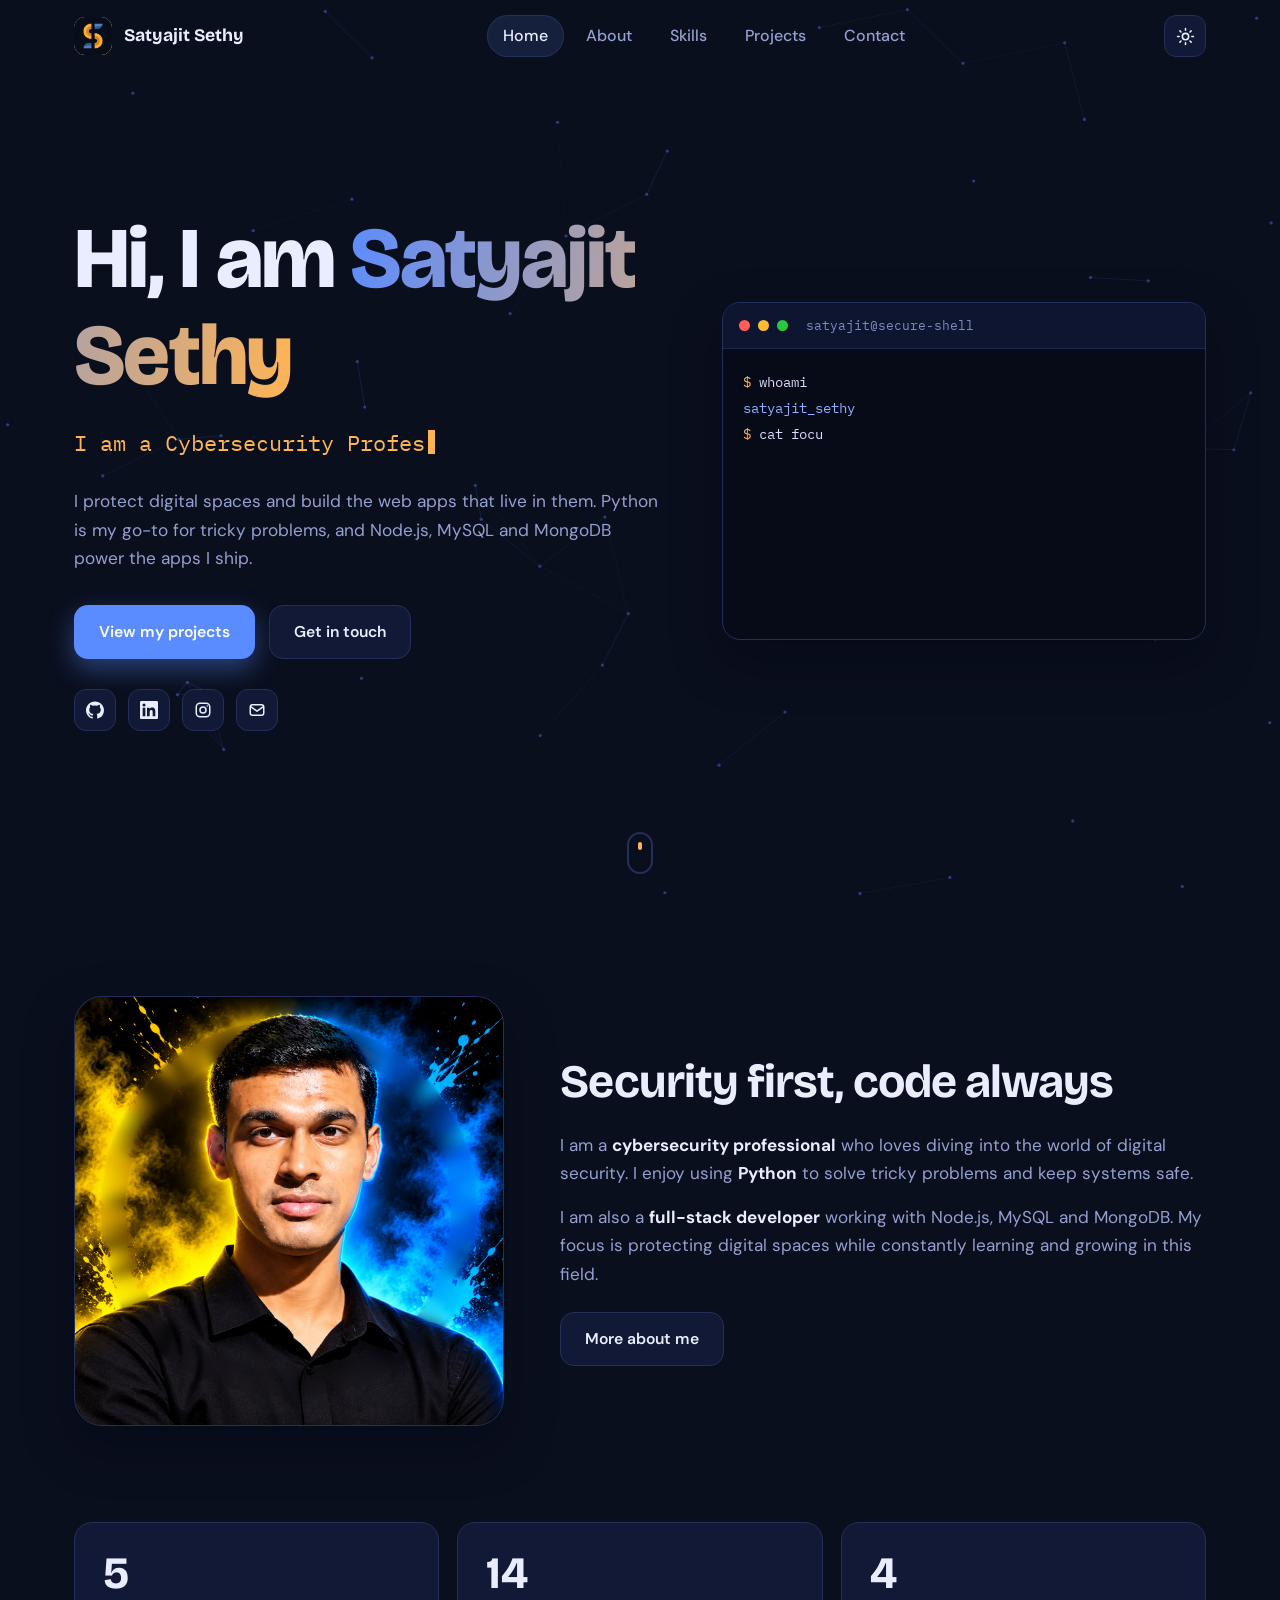
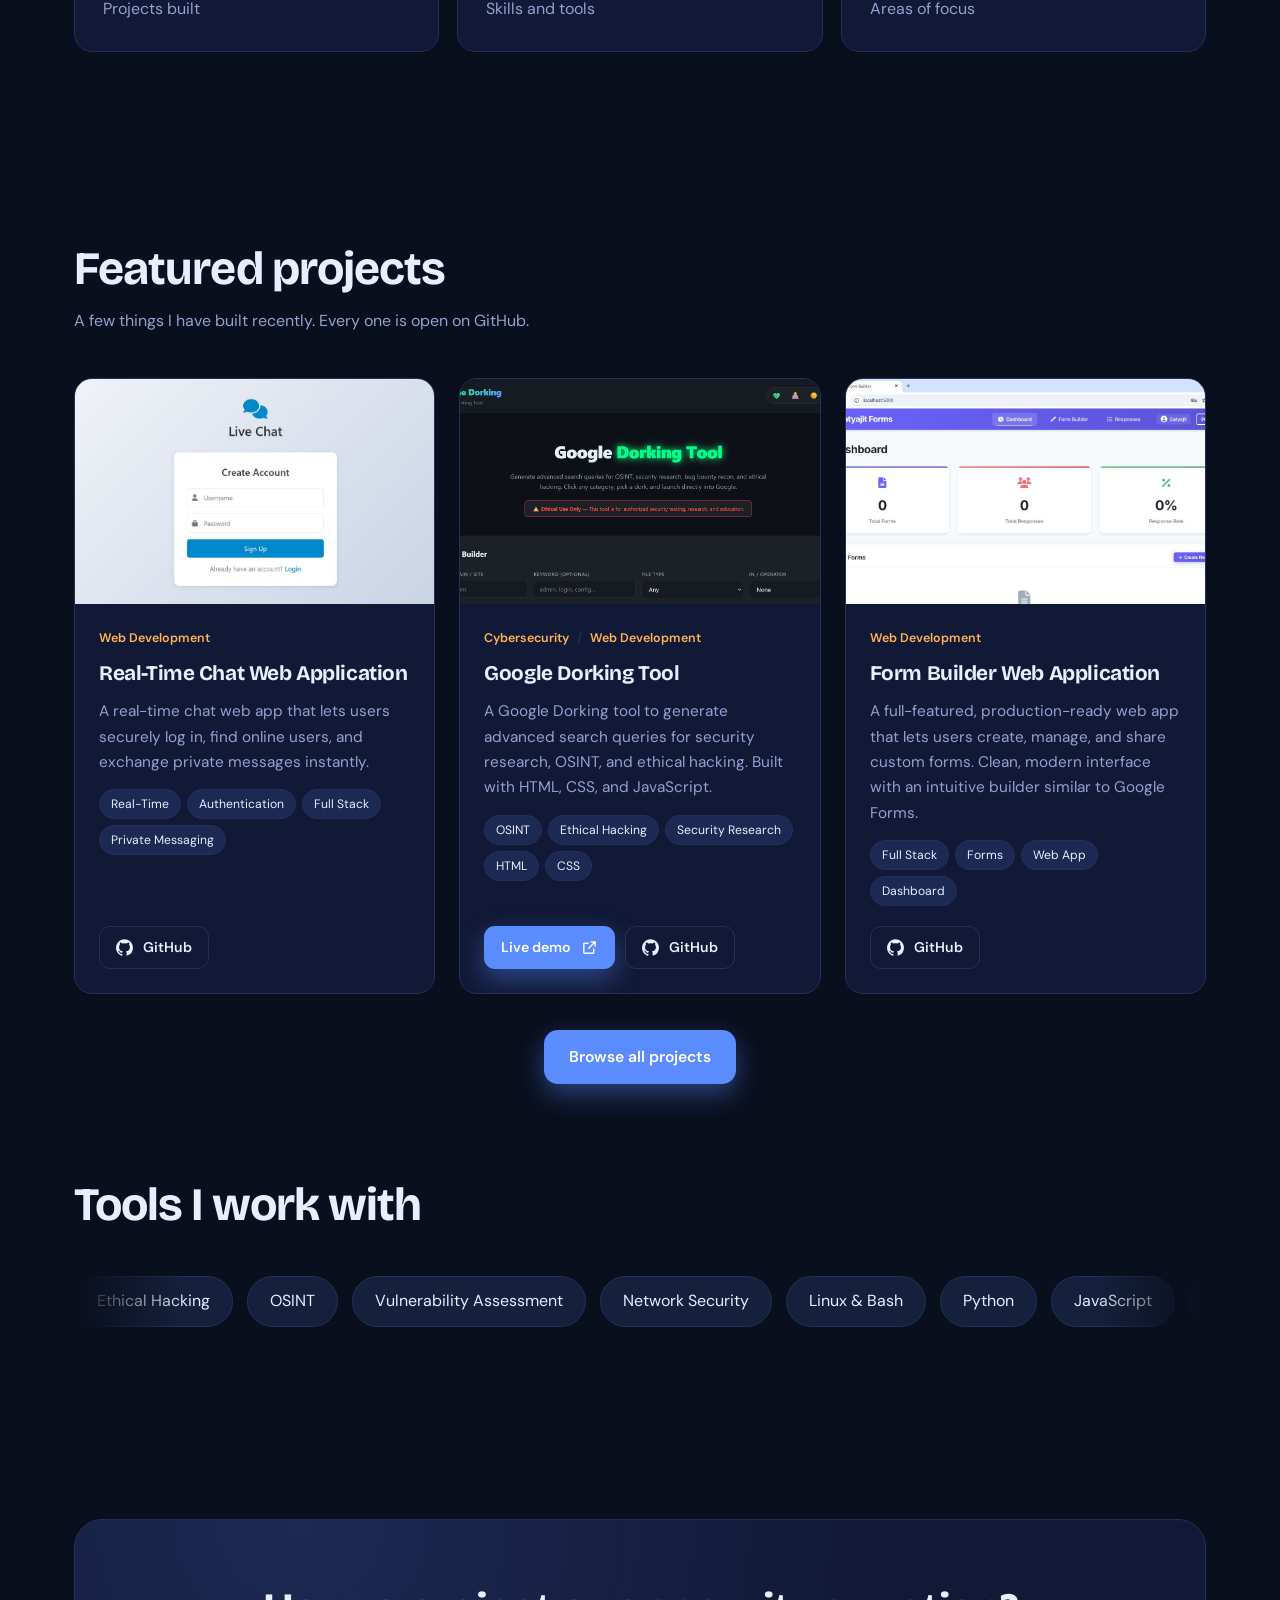
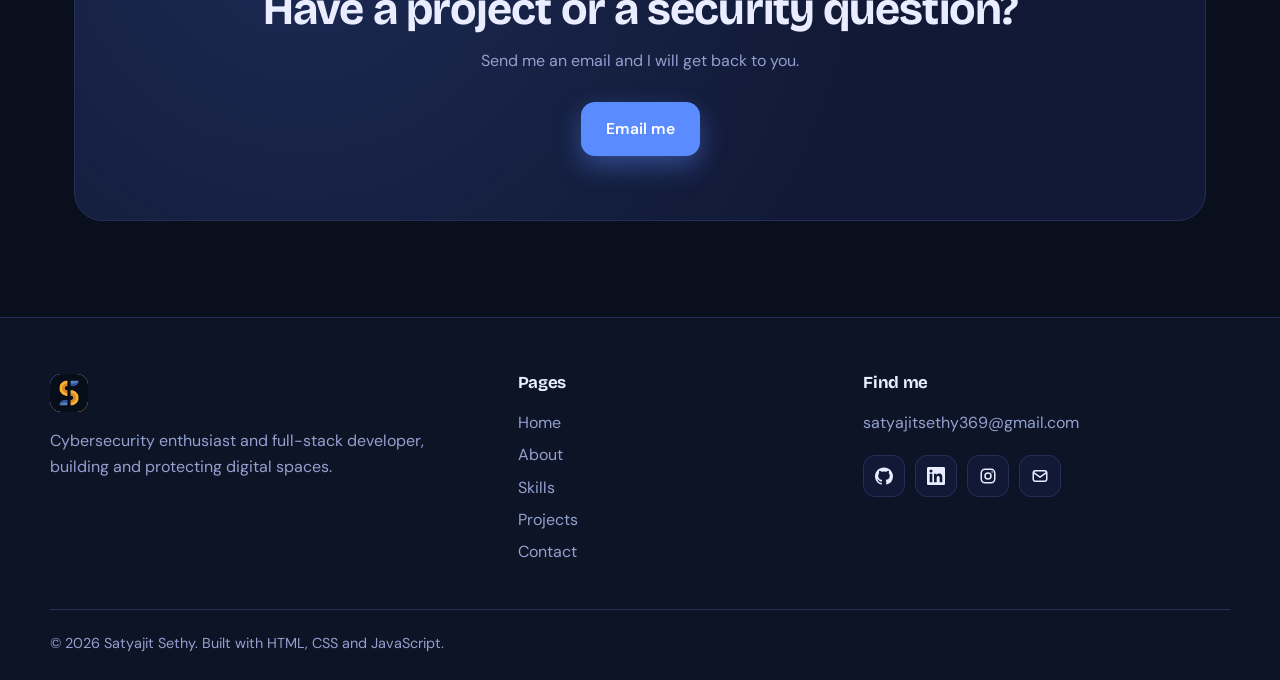
<file: index.html>
<!DOCTYPE html>
<html lang="en" data-theme="dark">
<head>
  <meta charset="UTF-8">
  <meta name="viewport" content="width=device-width, initial-scale=1">
  <link rel="icon" href="img/Logo.png" type="image/png">
  <title>Satyajit Sethy</title>
  <meta name="description" content="Portfolio of Satyajit Sethy, a cybersecurity professional and full-stack developer using Python, Node.js, MySQL and MongoDB.">
  <meta name="author" content="Satyajit Sethy">
  <meta name="theme-color" content="#0a0f1e">
  <link rel="preconnect" href="https://fonts.googleapis.com">
  <link rel="preconnect" href="https://fonts.gstatic.com" crossorigin>
  <link href="https://fonts.googleapis.com/css2?family=Bricolage+Grotesque:opsz,wght@12..96,500;12..96,700;12..96,800&family=DM+Sans:wght@400;500;600&family=IBM+Plex+Mono:wght@400;500&display=swap" rel="stylesheet">
  <link rel="stylesheet" href="css/style.css">
</head>
<body>
  <!-- Navbar is injected from js/components.js -->
  <header id="site-header"></header>

  <main>
    <section class="hero" id="home">
      <div class="container hero-grid">
        <div>
          <h1 class="pop-in">Hi, I am <span class="name">Satyajit Sethy</span></h1>
          <p class="role-line pop-in" style="--d:200ms">I am a <span data-typing='["Cybersecurity Professional","Python Problem Solver","Full-Stack Developer","Ethical Hacking Learner"]'></span></p>
          <p class="hero-text pop-in" style="--d:350ms">I protect digital spaces and build the web apps that live in them. Python is my go-to for tricky problems, and Node.js, MySQL and MongoDB power the apps I ship.</p>
          <div class="hero-cta pop-in" style="--d:500ms">
            <a href="projects.html" class="btn btn-primary">View my projects</a>
            <a href="contact.html" class="btn btn-ghost">Get in touch</a>
          </div>
          <div class="hero-socials pop-in" style="--d:650ms" id="hero-socials"></div>
        </div>
        <div class="terminal pop-in" style="--d:400ms" data-tilt aria-label="Animated terminal">
          <div class="term-bar"><i></i><i></i><i></i><span>satyajit@secure-shell</span></div>
          <div class="term-body" id="terminal-body"></div>
        </div>
      </div>
      <div class="scroll-hint" aria-hidden="true"></div>
    </section>

    <section id="about-preview">
      <div class="container about-grid">
        <div class="avatar reveal" data-anim="left">
          <span class="initials">SS</span>
          <img src="img/profile.png" alt="Satyajit Sethy" onerror="this.remove()">
        </div>
        <div class="about-text reveal" data-anim="right">
          <div class="section-head" style="margin-bottom:22px"><h2>Security first, code always</h2></div>
          <p>I am a <strong>cybersecurity professional</strong> who loves diving into the world of digital security. I enjoy using <strong>Python</strong> to solve tricky problems and keep systems safe.</p>
          <p>I am also a <strong>full-stack developer</strong> working with Node.js, MySQL and MongoDB. My focus is protecting digital spaces while constantly learning and growing in this field.</p>
          <a href="about.html" class="btn btn-ghost" style="margin-top:8px">More about me</a>
        </div>
      </div>
    </section>

    <section style="padding-top:0">
      <div class="container stats">
        <div class="stat reveal" data-anim="pop"><b data-count-from="projects" data-count="5">0</b><span>Projects built</span></div>
        <div class="stat reveal" data-anim="pop" style="--d:100ms"><b data-count-from="skills" data-count="14">0</b><span>Skills and tools</span></div>
        <div class="stat reveal" data-anim="pop" style="--d:200ms"><b data-count-from="groups" data-count="4">0</b><span>Areas of focus</span></div>
      </div>
    </section>

    <section id="featured">
      <div class="container">
        <div class="section-head reveal"><h2>Featured projects</h2><p>A few things I have built recently. Every one is open on GitHub.</p></div>
        <div class="project-grid" id="featured-projects"></div>
        <div style="margin-top:36px;text-align:center" class="reveal"><a href="projects.html" class="btn btn-primary">Browse all projects</a></div>
      </div>
    </section>

    <section style="padding-top:0">
      <div class="container">
        <div class="section-head reveal"><h2>Tools I work with</h2></div>
        <div class="marquee reveal" id="skill-marquee"></div>
      </div>
    </section>

    <section>
      <div class="container">
        <div class="cta-band reveal" data-anim="pop">
          <h2>Have a project or a security question?</h2>
          <p>Send me an email and I will get back to you.</p>
          <a class="btn btn-primary" id="cta-mail" href="#">Email me</a>
        </div>
      </div>
    </section>
  </main>

  <!-- Footer is injected from js/components.js -->
  <footer id="site-footer"></footer>

  <script src="js/data.js"></script>
  <script src="js/components.js"></script>
  <script src="js/projects.js"></script>
  <script src="js/main.js"></script>
</body>
</html>
</file>
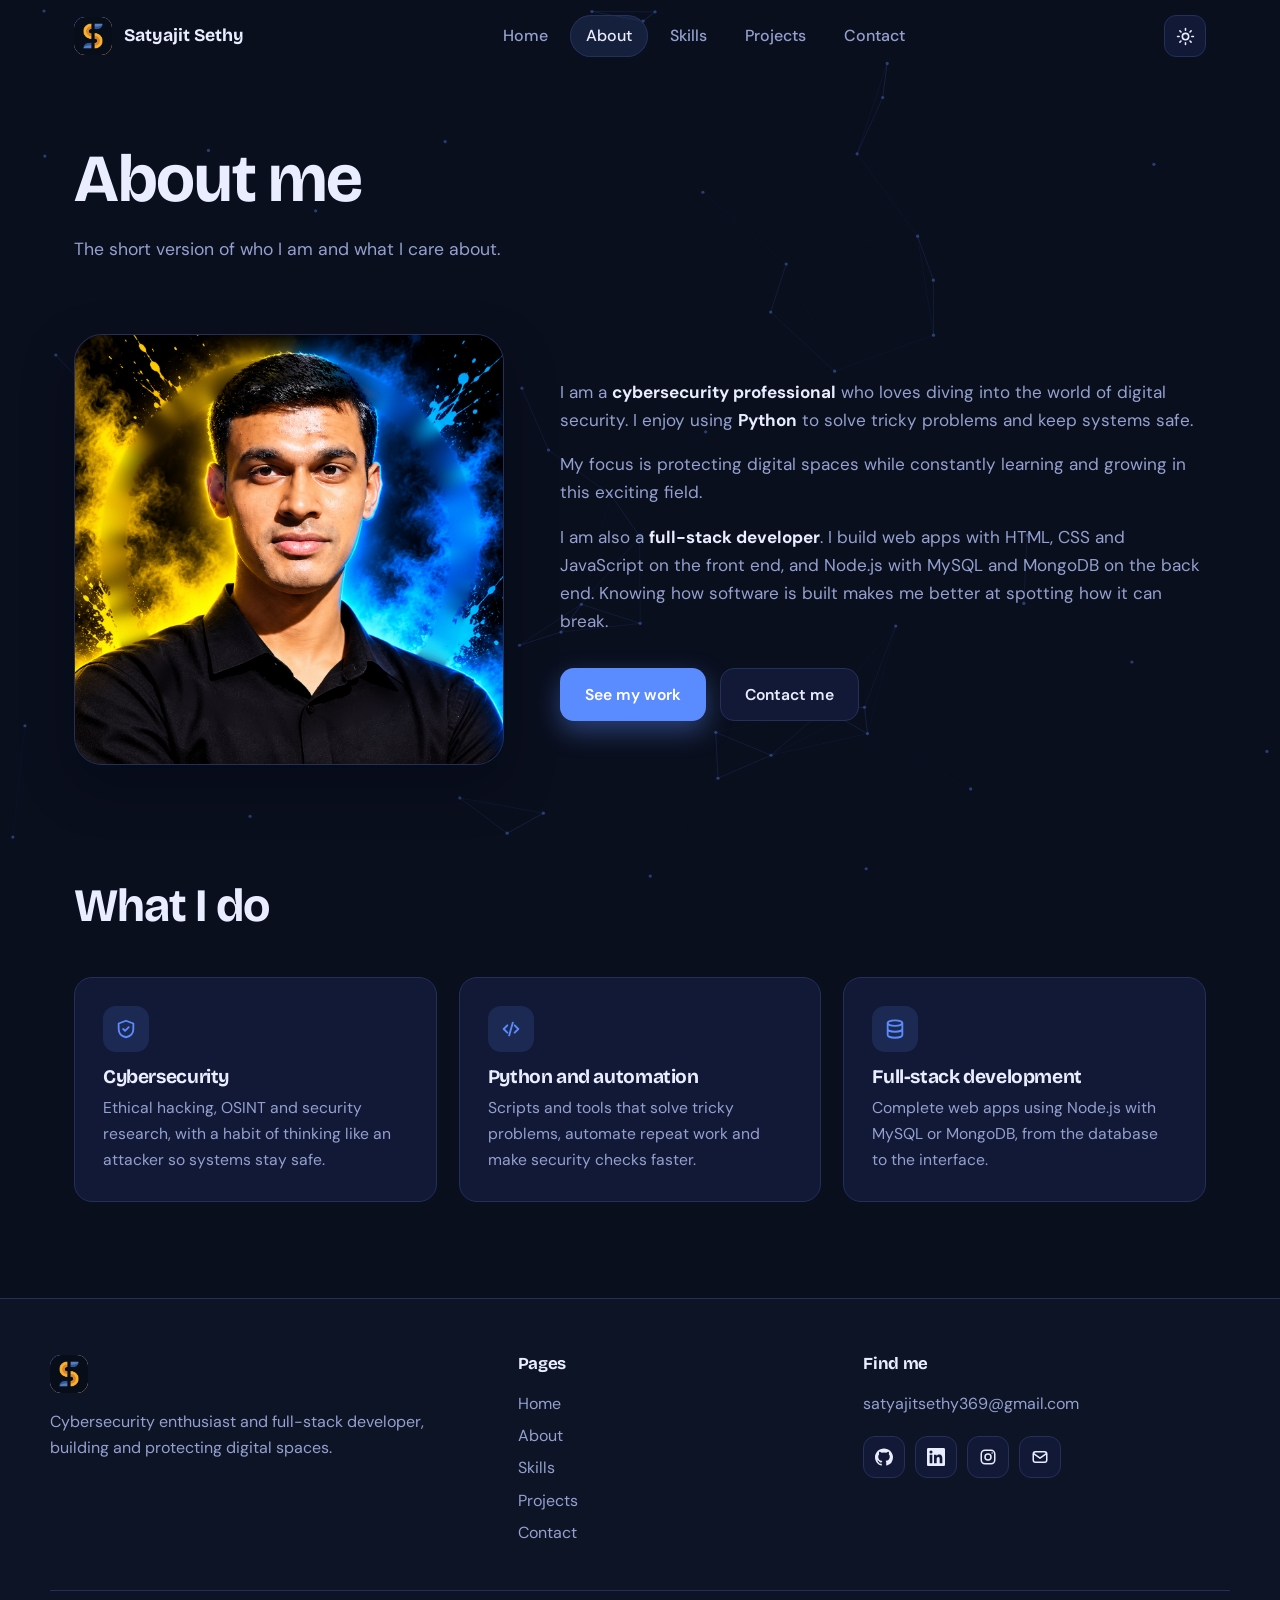
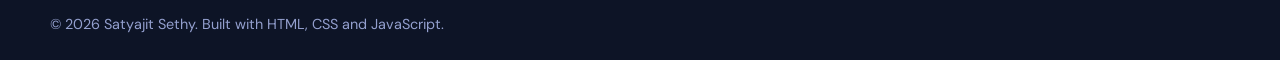
<file: about.html>
<!DOCTYPE html>
<html lang="en" data-theme="dark">
<head>
  <meta charset="UTF-8">
  <meta name="viewport" content="width=device-width, initial-scale=1">
  <link rel="icon" href="img/Logo.png" type="image/png">
  <title>About | Satyajit Sethy</title>
  <meta name="description" content="About Satyajit Sethy, cybersecurity professional and full-stack developer.">
  <meta name="author" content="Satyajit Sethy">
  <meta name="theme-color" content="#0a0f1e">
  <link rel="preconnect" href="https://fonts.googleapis.com">
  <link rel="preconnect" href="https://fonts.gstatic.com" crossorigin>
  <link href="https://fonts.googleapis.com/css2?family=Bricolage+Grotesque:opsz,wght@12..96,500;12..96,700;12..96,800&family=DM+Sans:wght@400;500;600&family=IBM+Plex+Mono:wght@400;500&display=swap" rel="stylesheet">
  <link rel="stylesheet" href="css/style.css">
</head>
<body>
  <!-- Navbar is injected from js/components.js -->
  <header id="site-header"></header>

  <main>
    <section class="page-hero">
      <div class="container">
        <h1 class="pop-in">About me</h1>
        <p class="pop-in" style="--d:150ms">The short version of who I am and what I care about.</p>
      </div>
    </section>

    <section style="padding-top:40px">
      <div class="container about-grid">
        <div class="avatar reveal" data-anim="left">
          <span class="initials">SS</span>
          <img src="img/profile.png" alt="Satyajit Sethy" onerror="this.remove()">
        </div>
        <div class="about-text reveal" data-anim="right">
          <p>I am a <strong>cybersecurity professional</strong> who loves diving into the world of digital security. I enjoy using <strong>Python</strong> to solve tricky problems and keep systems safe.</p>
          <p>My focus is protecting digital spaces while constantly learning and growing in this exciting field.</p>
          <p>I am also a <strong>full-stack developer</strong>. I build web apps with HTML, CSS and JavaScript on the front end, and Node.js with MySQL and MongoDB on the back end. Knowing how software is built makes me better at spotting how it can break.</p>
          <div class="hero-cta">
            <a href="projects.html" class="btn btn-primary">See my work</a>
            <a href="contact.html" class="btn btn-ghost">Contact me</a>
          </div>
        </div>
      </div>
    </section>

    <section style="padding-top:20px">
      <div class="container">
        <div class="section-head reveal"><h2>What I do</h2></div>
        <div class="grid-3">
          <div class="card focus-card reveal" data-anim="pop">
            <span class="focus-icon"><svg viewBox="0 0 24 24" fill="none" stroke="currentColor" stroke-width="2" stroke-linecap="round" stroke-linejoin="round"><path d="M12 3 4 6v6c0 4.5 3.3 8 8 9 4.7-1 8-4.5 8-9V6l-8-3z"/><path d="m9 12 2 2 4-4"/></svg></span>
            <h3>Cybersecurity</h3>
            <p>Ethical hacking, OSINT and security research, with a habit of thinking like an attacker so systems stay safe.</p>
          </div>
          <div class="card focus-card reveal" data-anim="pop" style="--d:100ms">
            <span class="focus-icon"><svg viewBox="0 0 24 24" fill="none" stroke="currentColor" stroke-width="2" stroke-linecap="round" stroke-linejoin="round"><path d="m8 8-4 4 4 4M16 8l4 4-4 4M14 5l-4 14"/></svg></span>
            <h3>Python and automation</h3>
            <p>Scripts and tools that solve tricky problems, automate repeat work and make security checks faster.</p>
          </div>
          <div class="card focus-card reveal" data-anim="pop" style="--d:200ms">
            <span class="focus-icon"><svg viewBox="0 0 24 24" fill="none" stroke="currentColor" stroke-width="2" stroke-linecap="round" stroke-linejoin="round"><ellipse cx="12" cy="5.5" rx="8" ry="3"/><path d="M4 5.5v13c0 1.7 3.6 3 8 3s8-1.3 8-3v-13M4 12c0 1.7 3.6 3 8 3s8-1.3 8-3"/></svg></span>
            <h3>Full-stack development</h3>
            <p>Complete web apps using Node.js with MySQL or MongoDB, from the database to the interface.</p>
          </div>
        </div>
      </div>
    </section>
  </main>

  <!-- Footer is injected from js/components.js -->
  <footer id="site-footer"></footer>

  <script src="js/data.js"></script>
  <script src="js/components.js"></script>
  <script src="js/projects.js"></script>
  <script src="js/main.js"></script>
</body>
</html>
</file>
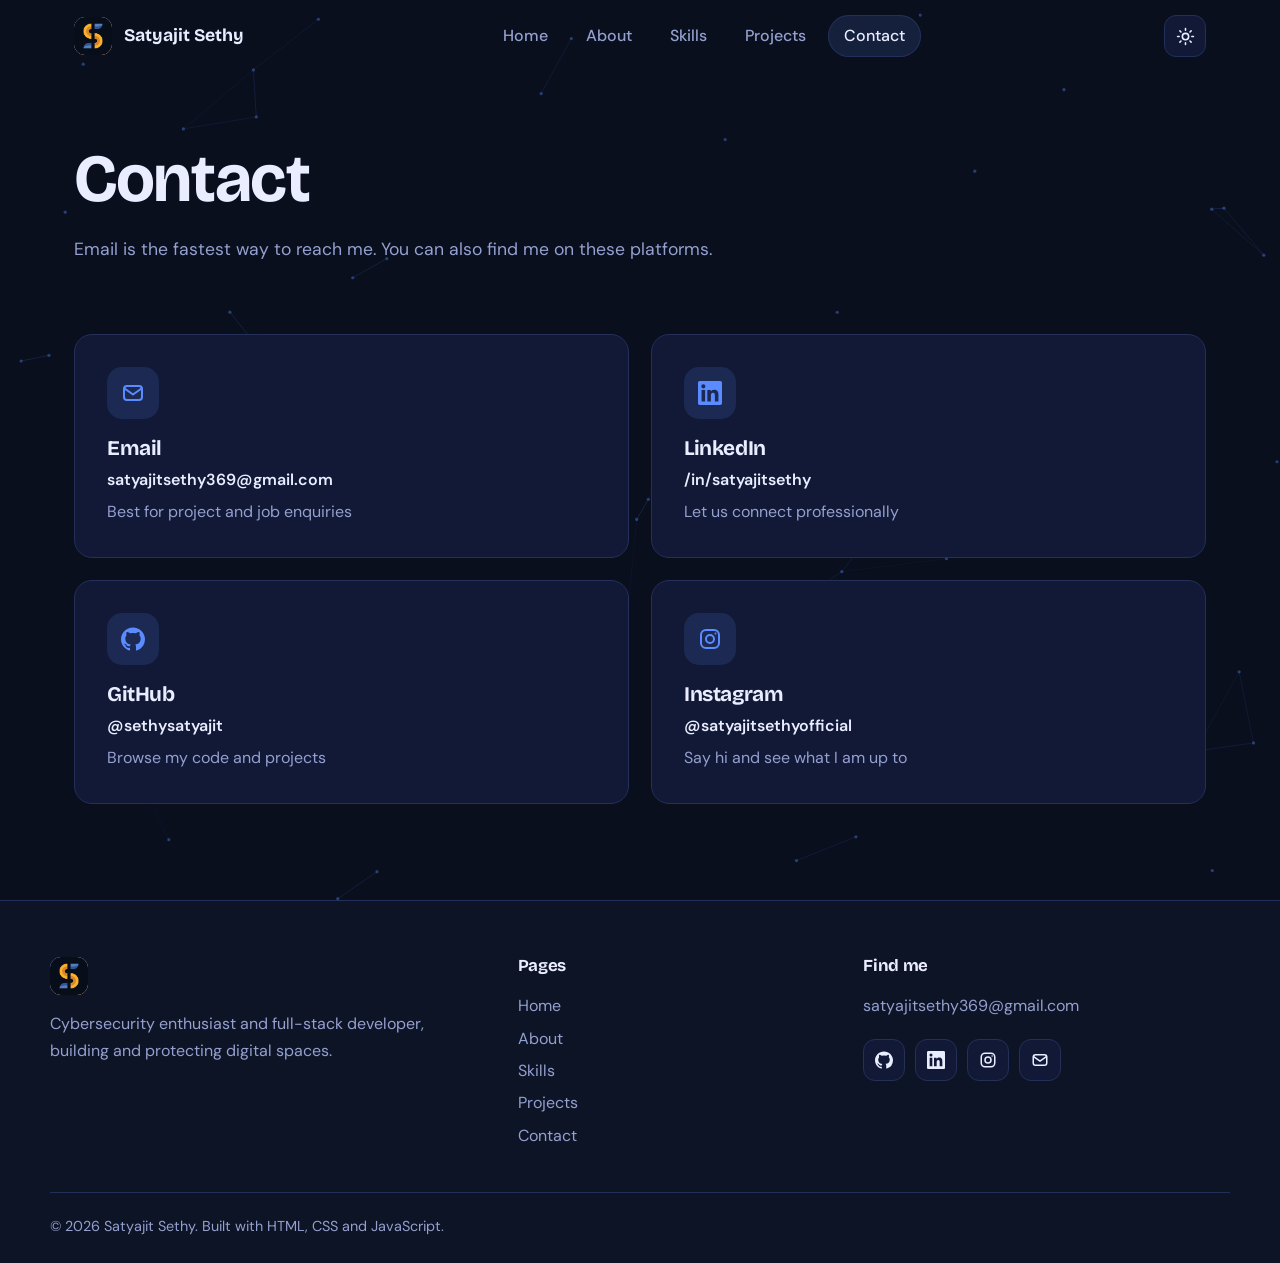
<file: contact.html>
<!DOCTYPE html>
<html lang="en" data-theme="dark">
<head>
  <meta charset="UTF-8">
  <meta name="viewport" content="width=device-width, initial-scale=1">
  <link rel="icon" href="img/Logo.png" type="image/png">
  <title>Contact | Satyajit Sethy</title>
  <meta name="description" content="Get in touch with Satyajit Sethy by email, LinkedIn, GitHub or Instagram.">
  <meta name="author" content="Satyajit Sethy">
  <meta name="theme-color" content="#0a0f1e">
  <link rel="preconnect" href="https://fonts.googleapis.com">
  <link rel="preconnect" href="https://fonts.gstatic.com" crossorigin>
  <link href="https://fonts.googleapis.com/css2?family=Bricolage+Grotesque:opsz,wght@12..96,500;12..96,700;12..96,800&family=DM+Sans:wght@400;500;600&family=IBM+Plex+Mono:wght@400;500&display=swap" rel="stylesheet">
  <link rel="stylesheet" href="css/style.css">
</head>
<body>
  <!-- Navbar is injected from js/components.js -->
  <header id="site-header"></header>

  <main>
    <section class="page-hero">
      <div class="container">
        <h1 class="pop-in">Contact</h1>
        <p class="pop-in" style="--d:150ms">Email is the fastest way to reach me. You can also find me on these platforms.</p>
      </div>
    </section>
    <section style="padding-top:40px">
      <div class="container contact-grid" id="contact-cards"></div>
    </section>
  </main>

  <!-- Footer is injected from js/components.js -->
  <footer id="site-footer"></footer>

  <script src="js/data.js"></script>
  <script src="js/components.js"></script>
  <script src="js/projects.js"></script>
  <script src="js/main.js"></script>
</body>
</html>
</file>
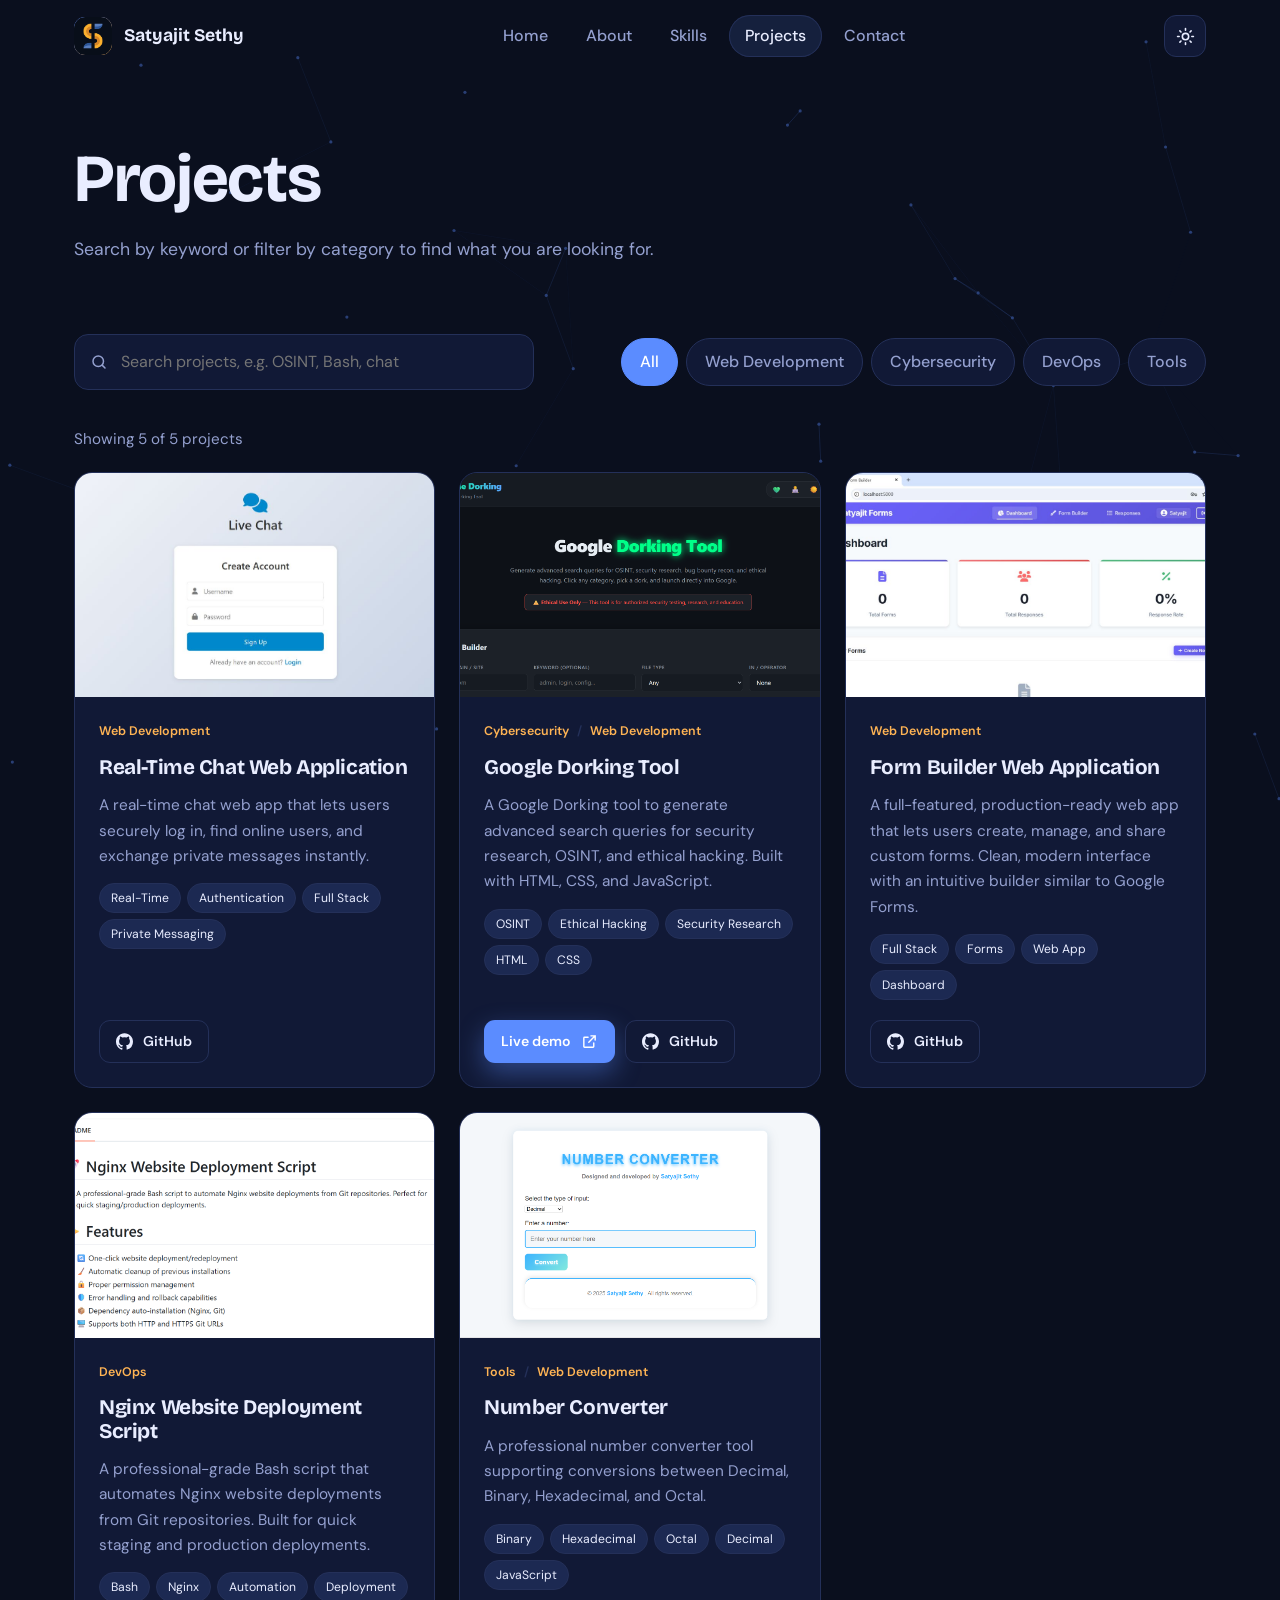
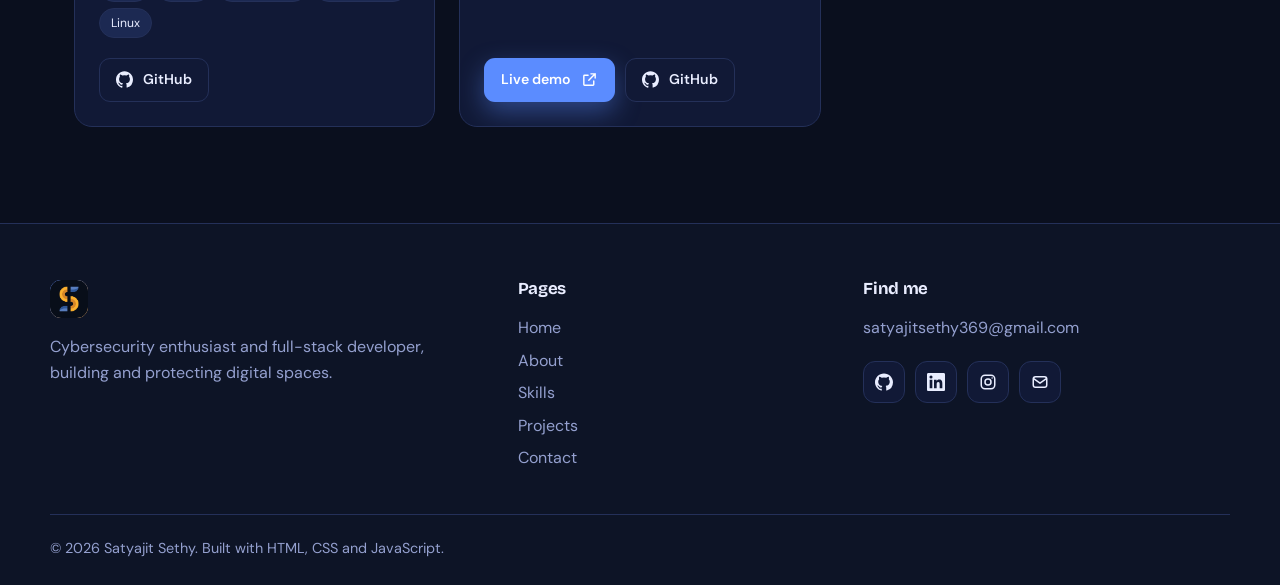
<file: projects.html>
<!DOCTYPE html>
<html lang="en" data-theme="dark">
<head>
  <meta charset="UTF-8">
  <meta name="viewport" content="width=device-width, initial-scale=1">
  <link rel="icon" href="img/Logo.png" type="image/png">
  <title>Projects | Satyajit Sethy</title>
  <meta name="description" content="Search and filter projects by Satyajit Sethy: web development, cybersecurity, DevOps and tools.">
  <meta name="author" content="Satyajit Sethy">
  <meta name="theme-color" content="#0a0f1e">
  <link rel="preconnect" href="https://fonts.googleapis.com">
  <link rel="preconnect" href="https://fonts.gstatic.com" crossorigin>
  <link href="https://fonts.googleapis.com/css2?family=Bricolage+Grotesque:opsz,wght@12..96,500;12..96,700;12..96,800&family=DM+Sans:wght@400;500;600&family=IBM+Plex+Mono:wght@400;500&display=swap" rel="stylesheet">
  <link rel="stylesheet" href="css/style.css">
</head>
<body>
  <!-- Navbar is injected from js/components.js -->
  <header id="site-header"></header>

  <main>
    <section class="page-hero">
      <div class="container">
        <h1 class="pop-in">Projects</h1>
        <p class="pop-in" style="--d:150ms">Search by keyword or filter by category to find what you are looking for.</p>
      </div>
    </section>
    <section style="padding-top:40px">
      <div class="container">
        <div class="toolbar pop-in" style="--d:250ms">
          <label class="search">
            <svg viewBox="0 0 24 24" fill="none" stroke="currentColor" stroke-width="2" stroke-linecap="round"><circle cx="11" cy="11" r="7"/><path d="m20 20-3.5-3.5"/></svg>
            <input id="project-search" type="search" placeholder="Search projects, e.g. OSINT, Bash, chat" aria-label="Search projects" autocomplete="off">
          </label>
          <div class="filters" id="project-filters" role="group" aria-label="Filter by category"></div>
        </div>
        <p class="result-count" id="result-count" aria-live="polite"></p>
        <div class="project-grid" id="project-grid"></div>
        <div class="empty" id="empty">
          <h3>No projects match your search</h3>
          <p>Try a different keyword or clear the filters.</p>
          <button class="btn btn-ghost btn-sm" id="reset-search" style="margin-top:18px">Clear search</button>
        </div>
      </div>
    </section>
  </main>

  <!-- Footer is injected from js/components.js -->
  <footer id="site-footer"></footer>

  <script src="js/data.js"></script>
  <script src="js/components.js"></script>
  <script src="js/projects.js"></script>
  <script src="js/main.js"></script>
</body>
</html>
</file>
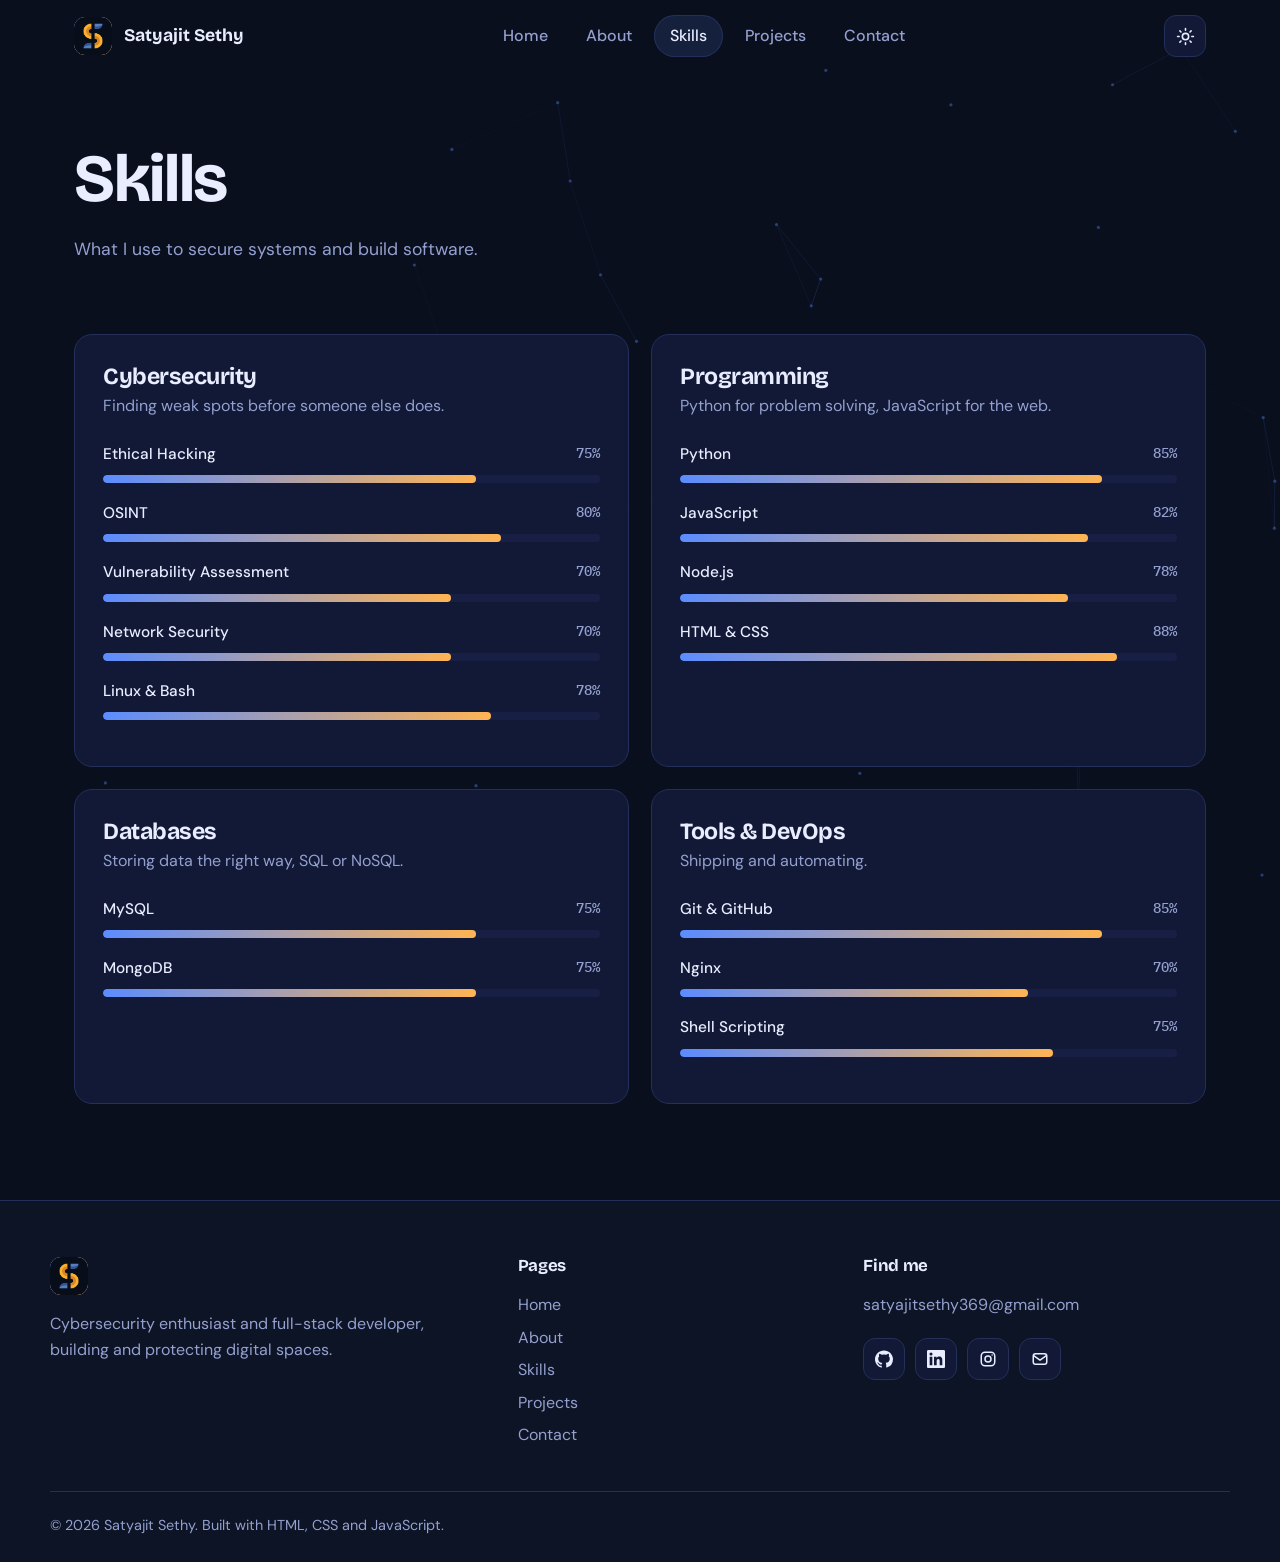
<file: skills.html>
<!DOCTYPE html>
<html lang="en" data-theme="dark">
<head>
  <meta charset="UTF-8">
  <meta name="viewport" content="width=device-width, initial-scale=1">
  <link rel="icon" href="img/Logo.png" type="image/png">
  <title>Skills | Satyajit Sethy</title>
  <meta name="description" content="Skills of Satyajit Sethy: cybersecurity, Python, Node.js, MySQL, MongoDB and more.">
  <meta name="author" content="Satyajit Sethy">
  <meta name="theme-color" content="#0a0f1e">
  <link rel="preconnect" href="https://fonts.googleapis.com">
  <link rel="preconnect" href="https://fonts.gstatic.com" crossorigin>
  <link href="https://fonts.googleapis.com/css2?family=Bricolage+Grotesque:opsz,wght@12..96,500;12..96,700;12..96,800&family=DM+Sans:wght@400;500;600&family=IBM+Plex+Mono:wght@400;500&display=swap" rel="stylesheet">
  <link rel="stylesheet" href="css/style.css">
</head>
<body>
  <!-- Navbar is injected from js/components.js -->
  <header id="site-header"></header>

  <main>
    <section class="page-hero">
      <div class="container">
        <h1 class="pop-in">Skills</h1>
        <p class="pop-in" style="--d:150ms">What I use to secure systems and build software.</p>
      </div>
    </section>
    <section style="padding-top:40px">
      <div class="container grid-2" id="skills-list"></div>
    </section>
  </main>

  <!-- Footer is injected from js/components.js -->
  <footer id="site-footer"></footer>

  <script src="js/data.js"></script>
  <script src="js/components.js"></script>
  <script src="js/projects.js"></script>
  <script src="js/main.js"></script>
</body>
</html>
</file>
<file: css/style.css>
/* ==========================================================
   Satyajit Sethy - Portfolio
   Theme tokens first. Change colors here and the whole site updates.
   ========================================================== */
:root {
  --bg: #0a0f1e;
  --bg-2: #0d1426;
  --panel: #111936;
  --panel-2: #172044;
  --line: #243059;
  --text: #e9edff;
  --muted: #94a0cf;
  --accent: #5b8cff;
  --accent-2: #ffb454;
  --accent-soft: rgba(91, 140, 255, .14);
  --shadow: 0 20px 50px rgba(2, 6, 20, .45);
  --radius: 18px;
  --font-display: "Bricolage Grotesque", system-ui, sans-serif;
  --font-body: "DM Sans", system-ui, sans-serif;
  --font-mono: "IBM Plex Mono", ui-monospace, monospace;
  --nav-h: 72px;
}
:root[data-theme="light"] {
  --bg: #f4f6ff;
  --bg-2: #eaeeff;
  --panel: #ffffff;
  --panel-2: #f0f3ff;
  --line: #d7ddf5;
  --text: #121735;
  --muted: #5b668f;
  --accent: #3a63e8;
  --accent-2: #d9860b;
  --accent-soft: rgba(58, 99, 232, .1);
  --shadow: 0 20px 40px rgba(40, 60, 140, .12);
}

*, *::before, *::after { box-sizing: border-box; margin: 0; padding: 0; }
html { scroll-behavior: smooth; scroll-padding-top: calc(var(--nav-h) + 10px); }
body {
  font-family: var(--font-body);
  background: var(--bg);
  color: var(--text);
  line-height: 1.65;
  overflow-x: hidden;
  transition: background .3s, color .3s;
}
img { max-width: 100%; display: block; }
a { color: inherit; text-decoration: none; }
h1, h2, h3, h4 { font-family: var(--font-display); line-height: 1.12; letter-spacing: -.02em; }
:focus-visible { outline: 2px solid var(--accent-2); outline-offset: 3px; border-radius: 6px; }
.muted { color: var(--muted); }

#bg-canvas { position: fixed; inset: 0; z-index: -1; opacity: .55; pointer-events: none; }
.progress { position: fixed; top: 0; left: 0; height: 3px; width: 0; z-index: 200;
  background: linear-gradient(90deg, var(--accent), var(--accent-2)); }

/* ---------- Navbar ---------- */
#site-header { position: fixed; top: 0; left: 0; right: 0; z-index: 100; transition: background .3s, box-shadow .3s; }
#site-header.scrolled { background: color-mix(in srgb, var(--bg) 82%, transparent); backdrop-filter: blur(14px);
  box-shadow: 0 1px 0 var(--line); }
.nav { max-width: 1180px; margin: 0 auto; height: var(--nav-h); padding: 0 24px; display: flex; align-items: center; justify-content: space-between; gap: 20px; }
.brand { display: flex; align-items: center; gap: 12px; font-family: var(--font-display); font-weight: 700; font-size: 1.1rem; }
.brand-mark { width: 38px; height: 38px; display: grid; place-items: center; border-radius: 11px; font-family: var(--font-display);
  font-weight: 800; font-size: .95rem; color: #0a0f1e; background: linear-gradient(135deg, var(--accent), var(--accent-2)); }
.brand-mark { position: relative; overflow: hidden; }
.brand-mark img { position: absolute; inset: 0; width: 100%; height: 100%; object-fit: cover; border-radius: inherit; }
.nav-links { display: flex; gap: 6px; }
.nav-links a { padding: 8px 16px; border-radius: 999px; color: var(--muted); font-weight: 500; transition: .25s; }
.nav-links a:hover { color: var(--text); background: var(--accent-soft); }
.nav-links a.active { color: var(--text); background: var(--accent-soft); box-shadow: inset 0 0 0 1px var(--line); }
.nav-actions { display: flex; gap: 8px; }
.icon-btn { width: 42px; height: 42px; border-radius: 12px; border: 1px solid var(--line); background: var(--panel);
  color: var(--text); display: grid; place-items: center; cursor: pointer; transition: .25s; }
.icon-btn:hover { border-color: var(--accent); transform: translateY(-2px); }
.icon-btn svg { width: 19px; height: 19px; }
.burger { display: none; flex-direction: column; gap: 4px; justify-content: center; align-items: center; }
.burger span { width: 18px; height: 2px; background: currentColor; border-radius: 2px; transition: .3s; }
.burger.open span:nth-child(1) { transform: translateY(6px) rotate(45deg); }
.burger.open span:nth-child(2) { opacity: 0; }
.burger.open span:nth-child(3) { transform: translateY(-6px) rotate(-45deg); }

/* ---------- Layout ---------- */
.container { max-width: 1180px; margin: 0 auto; padding: 0 24px; }
section { padding: 96px 0; }
.page-hero { padding: calc(var(--nav-h) + 70px) 0 30px; }
.page-hero h1 { font-size: clamp(2.4rem, 6vw, 4.2rem); max-width: 14ch; }
.page-hero p { margin-top: 18px; max-width: 56ch; color: var(--muted); font-size: 1.1rem; }
.section-head { margin-bottom: 44px; max-width: 60ch; }
.section-head h2 { font-size: clamp(1.9rem, 4vw, 2.9rem); }
.section-head p { margin-top: 12px; color: var(--muted); }

/* ---------- Buttons ---------- */
.btn { display: inline-flex; align-items: center; gap: 10px; padding: 13px 24px; border-radius: 14px; font-weight: 600;
  border: 1px solid transparent; cursor: pointer; font-family: inherit; font-size: .98rem; transition: transform .25s, box-shadow .25s, background .25s; }
.btn svg { width: 17px; height: 17px; }
.btn-primary { background: var(--accent); color: #fff; box-shadow: 0 10px 26px color-mix(in srgb, var(--accent) 40%, transparent); }
.btn-primary:hover { transform: translateY(-3px); box-shadow: 0 16px 34px color-mix(in srgb, var(--accent) 50%, transparent); }
.btn-ghost { border-color: var(--line); background: var(--panel); color: var(--text); }
.btn-ghost:hover { border-color: var(--accent); transform: translateY(-3px); }
.btn-sm { padding: 9px 16px; border-radius: 11px; font-size: .88rem; }

/* ---------- Hero ---------- */
.hero { min-height: 100vh; display: flex; align-items: center; padding: calc(var(--nav-h) + 30px) 0 60px; }
.hero-grid { display: grid; grid-template-columns: 1.1fr .9fr; gap: 56px; align-items: center; }
.hero h1 { font-size: clamp(2.8rem, 7vw, 5.4rem); font-weight: 800; }
.hero h1 .name { background: linear-gradient(100deg, var(--accent), var(--accent-2)); -webkit-background-clip: text; background-clip: text; color: transparent; }
.role-line { margin-top: 20px; font-family: var(--font-mono); font-size: clamp(1.05rem, 2.2vw, 1.4rem); color: var(--accent-2); min-height: 2em; }
.cursor { display: inline-block; width: .55ch; height: 1.1em; background: currentColor; margin-left: 3px; vertical-align: -.15em; animation: blink 1s steps(2) infinite; }
@keyframes blink { 50% { opacity: 0; } }
.hero-text { margin-top: 18px; max-width: 52ch; color: var(--muted); font-size: 1.08rem; }
.hero-cta { margin-top: 32px; display: flex; flex-wrap: wrap; gap: 14px; }
.hero-socials { margin-top: 30px; display: flex; gap: 12px; }
.hero-socials a, .socials a { width: 42px; height: 42px; border-radius: 12px; display: grid; place-items: center; border: 1px solid var(--line);
  background: var(--panel); transition: .25s; }
.hero-socials a:hover, .socials a:hover { transform: translateY(-4px) scale(1.06); border-color: var(--accent); color: var(--accent); }
.hero-socials svg, .socials svg { width: 18px; height: 18px; }

/* Terminal */
.terminal { background: #070b17; border: 1px solid var(--line); border-radius: var(--radius); box-shadow: var(--shadow); overflow: hidden;
  font-family: var(--font-mono); font-size: .9rem; color: #d6defc; transform-style: preserve-3d; }
:root[data-theme="light"] .terminal { background: #101636; }
.term-bar { display: flex; align-items: center; gap: 8px; padding: 12px 16px; background: #0e1530; border-bottom: 1px solid #1d2850; }
.term-bar i { width: 11px; height: 11px; border-radius: 50%; background: #ff5f57; }
.term-bar i:nth-child(2) { background: #febc2e; }
.term-bar i:nth-child(3) { background: #28c840; }
.term-bar span { margin-left: 10px; color: #7e8bbd; font-size: .8rem; }
.term-body { padding: 20px; min-height: 290px; white-space: pre-wrap; line-height: 1.8; }
.term-body .p { color: var(--accent-2); }
.term-body .o { color: #8fb0ff; }
.term-body .g { color: #7ee2a8; }

/* Scroll hint */
.scroll-hint { position: absolute; bottom: 26px; left: 50%; translate: -50% 0; width: 26px; height: 42px; border: 2px solid var(--line); border-radius: 14px; }
.scroll-hint::after { content: ""; position: absolute; top: 8px; left: 50%; width: 4px; height: 8px; margin-left: -2px; border-radius: 2px; background: var(--accent-2); animation: wheel 1.6s infinite; }
@keyframes wheel { 0% { opacity: 1; transform: translateY(0); } 100% { opacity: 0; transform: translateY(14px); } }

/* ---------- Stats ---------- */
.stats { display: grid; grid-template-columns: repeat(3, 1fr); gap: 18px; }
.stat { padding: 28px; border-radius: var(--radius); background: var(--panel); border: 1px solid var(--line); }
.stat b { display: block; font-family: var(--font-display); font-size: 2.8rem; line-height: 1; }
.stat span { color: var(--muted); }

/* ---------- Cards ---------- */
.card { background: var(--panel); border: 1px solid var(--line); border-radius: var(--radius); padding: 28px; transition: transform .3s, border-color .3s, box-shadow .3s; }
.card:hover { border-color: var(--accent); box-shadow: var(--shadow); }
.grid-2 { display: grid; grid-template-columns: repeat(2, 1fr); gap: 22px; }
.grid-3 { display: grid; grid-template-columns: repeat(3, 1fr); gap: 22px; }

/* About */
.about-grid { display: grid; grid-template-columns: .8fr 1.2fr; gap: 56px; align-items: center; }
.avatar { position: relative; aspect-ratio: 1; border-radius: 28px; overflow: hidden; border: 1px solid var(--line);
  background: linear-gradient(135deg, var(--panel-2), var(--panel)); display: grid; place-items: center; box-shadow: var(--shadow); }
.avatar img { width: 100%; height: 100%; object-fit: cover; position: absolute; inset: 0; }
.avatar .initials { font-family: var(--font-display); font-weight: 800; font-size: 6rem; color: var(--accent); }
.about-text p { color: var(--muted); font-size: 1.07rem; margin-bottom: 16px; }
.about-text p strong { color: var(--text); }
.focus-card h3 { font-size: 1.2rem; margin: 14px 0 8px; }
.focus-card p { color: var(--muted); font-size: .98rem; }
.focus-icon { width: 46px; height: 46px; border-radius: 13px; display: grid; place-items: center; background: var(--accent-soft); color: var(--accent); }
.focus-icon svg { width: 22px; height: 22px; }

/* Chips + marquee */
.chips { display: flex; flex-wrap: wrap; gap: 10px; }
.chip { padding: 7px 14px; border-radius: 999px; background: var(--accent-soft); color: var(--text); font-size: .86rem; border: 1px solid var(--line); }
.marquee { overflow: hidden; mask-image: linear-gradient(90deg, transparent, #000 10%, #000 90%, transparent); }
.marquee-track { display: flex; gap: 14px; width: max-content; animation: marquee 32s linear infinite; }
.marquee:hover .marquee-track { animation-play-state: paused; }
@keyframes marquee { to { transform: translateX(-50%); } }
.marquee .chip { font-size: 1rem; padding: 11px 22px; white-space: nowrap; }

/* ---------- Skills ---------- */
.skill-group h3 { font-size: 1.45rem; }
.skill-group > p { color: var(--muted); margin: 4px 0 22px; }
.skill { margin-bottom: 18px; }
.skill-top { display: flex; justify-content: space-between; font-weight: 500; margin-bottom: 8px; font-size: .96rem; }
.skill-top span:last-child { color: var(--muted); font-family: var(--font-mono); font-size: .85rem; }
.bar { height: 8px; border-radius: 99px; background: var(--panel-2); overflow: hidden; }
.bar i { display: block; height: 100%; width: 0; border-radius: 99px; background: linear-gradient(90deg, var(--accent), var(--accent-2)); transition: width 1.3s cubic-bezier(.2, .8, .2, 1); }

/* ---------- Projects ---------- */
.toolbar { display: flex; flex-wrap: wrap; gap: 16px; align-items: center; justify-content: space-between; margin-bottom: 36px; }
.search { position: relative; flex: 1 1 320px; max-width: 460px; }
.search svg { position: absolute; left: 16px; top: 50%; translate: 0 -50%; width: 18px; height: 18px; color: var(--muted); }
.search input { width: 100%; padding: 14px 18px 14px 46px; border-radius: 14px; border: 1px solid var(--line); background: var(--panel);
  color: var(--text); font: inherit; transition: .25s; }
.search input:focus { outline: none; border-color: var(--accent); box-shadow: 0 0 0 4px var(--accent-soft); }
.filters { display: flex; flex-wrap: wrap; gap: 8px; }
.filter { padding: 10px 18px; border-radius: 999px; border: 1px solid var(--line); background: var(--panel); color: var(--muted);
  cursor: pointer; font: inherit; font-weight: 500; transition: .25s; }
.filter:hover { color: var(--text); border-color: var(--accent); }
.filter.active { background: var(--accent); border-color: var(--accent); color: #fff; }
.result-count { color: var(--muted); margin-bottom: 20px; font-size: .95rem; }

.project-grid { display: grid; grid-template-columns: repeat(auto-fill, minmax(330px, 1fr)); gap: 24px; }
.project { display: flex; flex-direction: column; background: var(--panel); border: 1px solid var(--line); border-radius: var(--radius);
  overflow: hidden; transition: transform .35s, border-color .35s, box-shadow .35s; }
.project:hover { transform: translateY(-8px); border-color: var(--accent); box-shadow: var(--shadow); }
.project-img { aspect-ratio: 16 / 10; overflow: hidden; background: var(--panel-2); }
.project-img img { width: 100%; height: 100%; object-fit: cover; transition: transform .6s; }
.project:hover .project-img img { transform: scale(1.07); }
.project-body { padding: 24px; display: flex; flex-direction: column; gap: 14px; flex: 1; }
.project-cats { display: flex; gap: 8px; flex-wrap: wrap; }
.cat { font-size: .78rem; font-weight: 600; color: var(--accent-2); }
.cat + .cat::before { content: "/"; margin-right: 8px; color: var(--line); }
.project h3 { font-size: 1.3rem; }
.project p { color: var(--muted); font-size: .96rem; }
.project .chips { gap: 6px; }
.project .chip { font-size: .76rem; padding: 4px 11px; }
.project-links { margin-top: auto; padding-top: 6px; display: flex; gap: 10px; flex-wrap: wrap; }
.empty { text-align: center; padding: 70px 20px; border: 1px dashed var(--line); border-radius: var(--radius); color: var(--muted); display: none; }
.empty.show { display: block; }
.empty h3 { color: var(--text); margin-bottom: 8px; }

/* ---------- Contact ---------- */
.contact-grid { display: grid; grid-template-columns: repeat(2, 1fr); gap: 22px; }
.contact-card { display: block; padding: 32px; border-radius: var(--radius); background: var(--panel); border: 1px solid var(--line); transition: transform .3s, border-color .3s, box-shadow .3s; }
.contact-card:hover { transform: translateY(-6px); border-color: var(--accent); box-shadow: var(--shadow); }
.contact-icon { width: 52px; height: 52px; border-radius: 15px; display: grid; place-items: center; background: var(--accent-soft); color: var(--accent); margin-bottom: 18px; }
.contact-icon svg { width: 24px; height: 24px; }
.contact-card h3 { font-size: 1.3rem; }
.contact-main { margin: 6px 0; font-weight: 600; word-break: break-all; }
.cta-band { text-align: center; padding: 64px 28px; border-radius: 28px; border: 1px solid var(--line);
  background: radial-gradient(circle at 20% 0%, var(--accent-soft), transparent 60%), var(--panel); }
.cta-band h2 { font-size: clamp(1.8rem, 4vw, 2.8rem); }
.cta-band p { color: var(--muted); margin: 14px auto 28px; max-width: 48ch; }

/* ---------- Footer ---------- */
#site-footer { border-top: 1px solid var(--line); background: var(--bg-2); padding: 56px 24px 24px; }
.footer-inner { max-width: 1180px; margin: 0 auto; display: grid; grid-template-columns: 1.4fr 1fr 1.2fr; gap: 40px; }
.footer-brand p { margin-top: 16px; color: var(--muted); max-width: 34ch; }
.footer-col h4 { margin-bottom: 14px; font-size: 1.05rem; }
.footer-col > a { display: block; color: var(--muted); padding: 3px 0; transition: .2s; word-break: break-all; }
.footer-col > a:hover { color: var(--accent); transform: translateX(4px); }
.socials { display: flex; gap: 10px; margin-top: 16px; }
.footer-bottom { max-width: 1180px; margin: 40px auto 0; padding-top: 22px; border-top: 1px solid var(--line); color: var(--muted); font-size: .9rem; }

.to-top { position: fixed; right: 22px; bottom: 22px; width: 46px; height: 46px; border-radius: 14px; border: 1px solid var(--line); background: var(--panel);
  color: var(--text); cursor: pointer; display: grid; place-items: center; z-index: 90; opacity: 0; pointer-events: none; transform: translateY(12px); transition: .3s; }
.to-top.show { opacity: 1; pointer-events: auto; transform: none; }
.to-top:hover { border-color: var(--accent); color: var(--accent); }

/* ---------- Scroll reveal animations ---------- */
.reveal { opacity: 0; transition: opacity .8s ease, transform .8s cubic-bezier(.2, .8, .2, 1); transition-delay: var(--d, 0ms); }
.reveal[data-anim="up"], .reveal:not([data-anim]) { transform: translateY(46px); }
.reveal[data-anim="left"] { transform: translateX(-60px); }
.reveal[data-anim="right"] { transform: translateX(60px); }
.reveal[data-anim="pop"] { transform: scale(.78); transition: opacity .5s ease, transform .6s cubic-bezier(.34, 1.56, .64, 1); transition-delay: var(--d, 0ms); }
.reveal.in { opacity: 1; transform: none; }
.pop-in { animation: popIn .55s cubic-bezier(.34, 1.56, .64, 1) both; animation-delay: var(--d, 0ms); }
@keyframes popIn { from { opacity: 0; transform: scale(.7); } to { opacity: 1; transform: scale(1); } }

/* Page enter */
body { animation: pageIn .6s ease both; }
@keyframes pageIn { from { opacity: 0; } to { opacity: 1; } }

/* ---------- Responsive ---------- */
@media (max-width: 980px) {
  .hero-grid, .about-grid { grid-template-columns: 1fr; gap: 40px; }
  .grid-3 { grid-template-columns: repeat(2, 1fr); }
  .footer-inner { grid-template-columns: 1fr 1fr; }
  .footer-brand { grid-column: 1 / -1; }
  .avatar { max-width: 320px; }
}
@media (max-width: 780px) {
  section { padding: 72px 0; }
  .burger { display: flex; }
  .nav-links { position: fixed; top: var(--nav-h); left: 14px; right: 14px; flex-direction: column; padding: 14px; gap: 4px;
    background: var(--panel); border: 1px solid var(--line); border-radius: 20px; box-shadow: var(--shadow);
    opacity: 0; pointer-events: none; transform: translateY(-14px) scale(.97); transition: .3s; }
  .nav-links.open { opacity: 1; pointer-events: auto; transform: none; }
  .nav-links a { padding: 14px 18px; border-radius: 12px; }
  .brand-name { display: none; }
  .stats, .grid-2, .grid-3, .contact-grid { grid-template-columns: 1fr; }
  .project-grid { grid-template-columns: 1fr; }
  .footer-inner { grid-template-columns: 1fr; }
  .scroll-hint { display: none; }
  .toolbar { flex-direction: column; align-items: stretch; }
  .search { max-width: none; }
}
@media (prefers-reduced-motion: reduce) {
  *, *::before, *::after { animation-duration: .01ms !important; transition-duration: .01ms !important; scroll-behavior: auto !important; }
  .reveal { opacity: 1; transform: none; }
}
</file>
